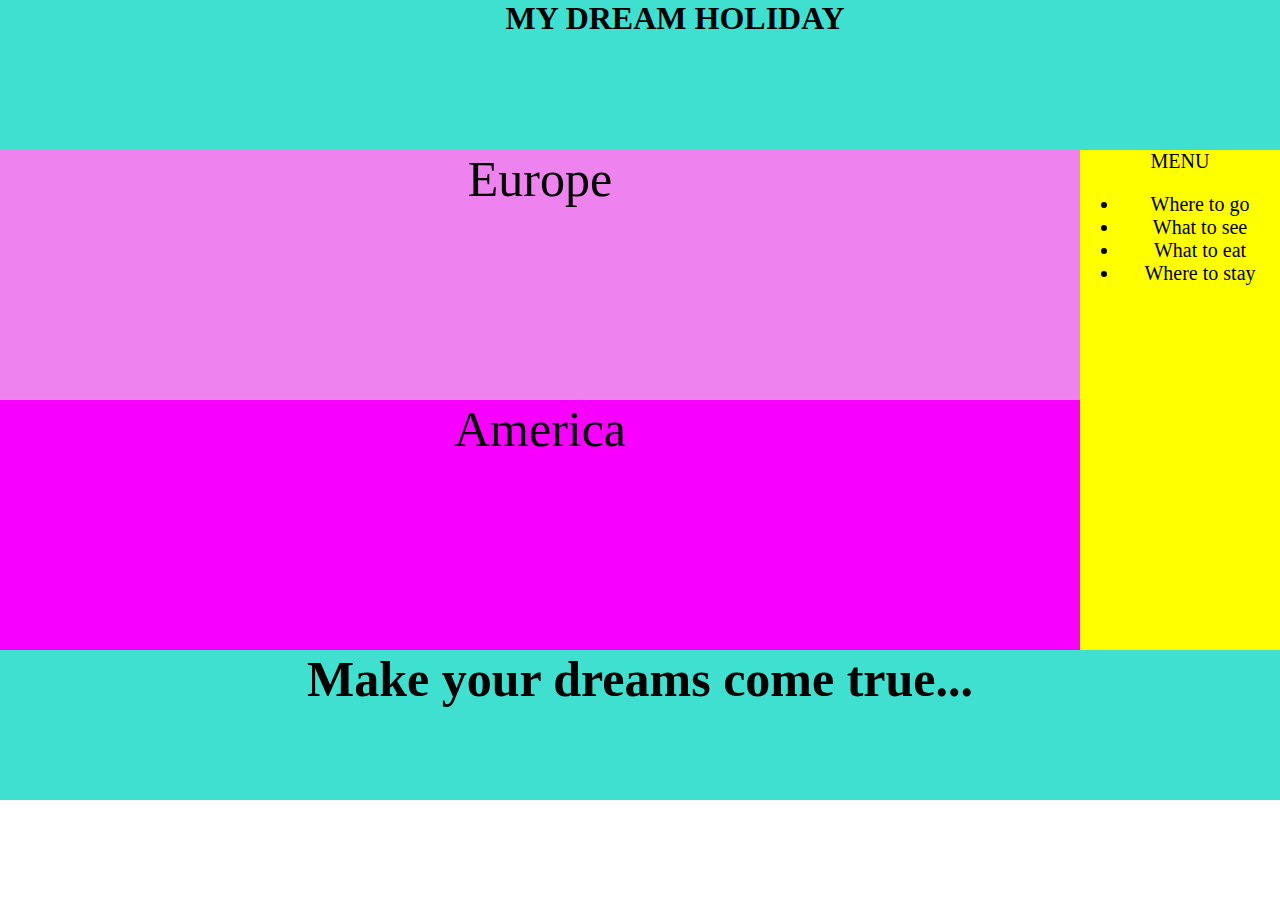
<file: Blog.html>
<!DOCTYPE html>
<html lang="en">
<head>
    <meta charset="UTF-8">
    <meta name="viewport" content="width=device-width, initial-scale=1.0">
    <title>Home</title>
    <link rel="stylesheet" href="Blog styles.css">
</head>
<body>

<h1>MY DREAM HOLIDAY</h1>


<div class="Menu">MENU

    <ul>
        <li>Where to go</li>
        <li>What to see</li> 
        <li>What to eat</li>
        <li>Where to stay</li>
    </ul>

</div>

<div class="Europe"> Europe </div>

<div class="America">  America </div>


<div class="clear"></div>

<div class="footer"> Make your dreams come true...</div>
    
</body>
</html>
</file>
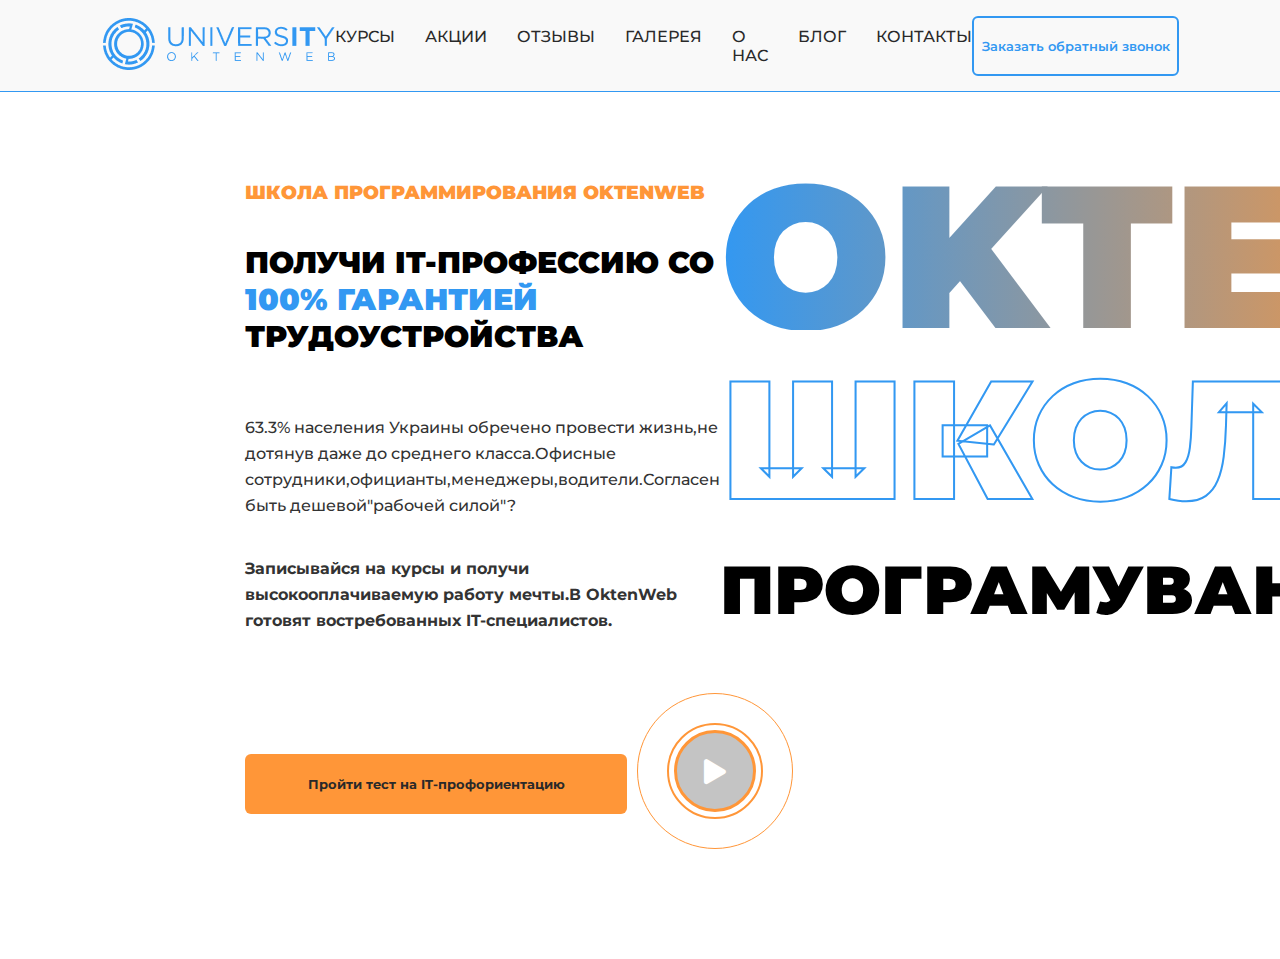
<file: Okten.html>
<!DOCTYPE html>
<html lang="en">
<head>
    <meta charset="UTF-8">
    <meta name="viewport" content="width=device-width, initial-scale=1.0">
    <title>Okten</title>
    <link href="https://use.fontawesome.com/releases/v5.0.13/css/all.css" rel="stylesheet">
    <link rel="stylesheet" href="okten-styles.css">
</head>
<body>

    <header class="header">
     <div class="wrapper">
        <div class="header_top">
            <div class="header_logo">
                <img src="Image/logo.png" alt="Logo Okten"></div>
            <nav class="header_nav">
                <div class="nav_item"><a href="#">Курсы</a></div>
                <div class="nav_item"><a href="#">Акции</a></div>
                <div class="nav_item"><a href="#">Отзывы</a></div>
                <div class="nav_item"><a href="#">Галерея</a></div>
                <div class="nav_item"><a href="#">О нас</a></div>
                <div class="nav_item"><a href="#">Блог</a></div>
                <div class="nav_item"><a href="#">Контакты</a></div> 
                
            </nav>
            <div class="header_callback">
                <button>Заказать обратный звонок</button>
            </div>
            
      </div>
        </div>


    <div class="header_main">
        <div class="header_content">
           <div class="header_sup-title">Школа программирования OktenWeb</div>
           <h1 class="header_title">Получи IT-профессию со <br> <span>100% гарантией</span> трудоустройства </h1>
           <div class="header_text">
            <p>  63.3% населения Украины обречено провести жизнь,не дотянув даже до среднего класса.Офисные сотрудники,официанты,менеджеры,водители.Согласен быть дешевой"рабочей силой"?</p>
            <p>Записывайся на курсы и получи высокооплачиваемую работу мечты.В OktenWeb готовят востребованных IT-специалистов.                                   </p> 

           </div>
           <div class="header_content_button">
           <button>Пройти тест на IT-профориентацию</button>

           <div class="play_wrap">
               <div class="play_button">
                   <div class="play">
                    <i class="fas fa-play"></i>
                   </div>
               </div>
           </div>
           </div>
           


        </div>
        <div class="header_school">
            <div class="header_school-okten">
                Okten
            </div>

            <div class="header_school2">
                Школа
            </div>

            <div class="header_school-program">
                програмування
            </div>




        </div>


    </div>





    </header>






    
</body>
</html>
</file>
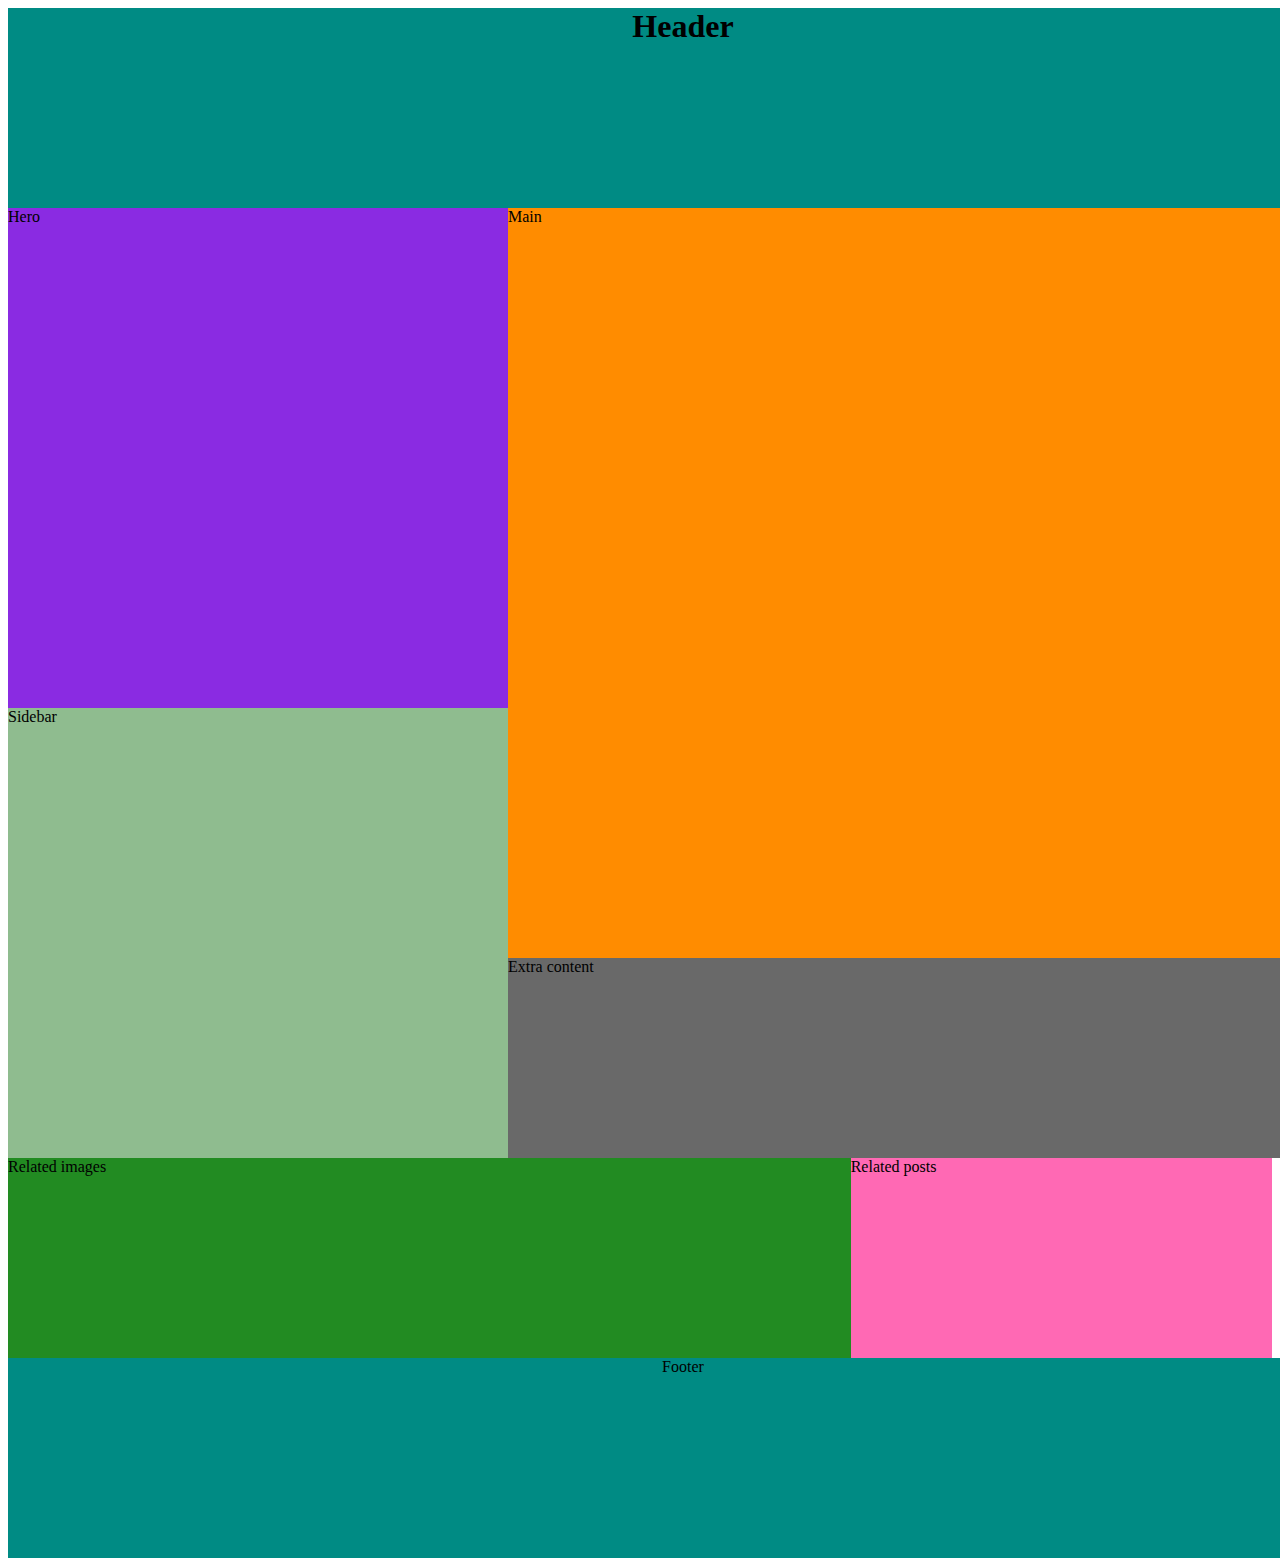
<file: Test page.html>
<!DOCTYPE html>
<html lang="en">
<head>
    <meta charset="UTF-8">
    <meta name="viewport" content="width=device-width, initial-scale=1.0">
    <title>Document</title>
    <link rel="stylesheet" href="Test styles.css">
</head>
<body>
    <h1> Header </h1>

    <div class="box-list"> 

 <div class="left">
     <div class="box-1">Hero</div>
     <div class="box-2">Sidebar</div>
 </div>

 <div class="right">

<div class="box-3">Main</div>
<div class="box-4">Extra content</div>

</div>



 </div>
 
 <div class="bottom">

    <div class="box-5">Related images</div>
    <div class="box-6">Related posts</div>

    </div>

    <div class="footer"> Footer

    </div>

    
</body>
</html>
</file>
<file: Blog styles.css>
body {
    margin: 0;
}  

h1 {
    margin: 0; 
    width: 1350px;
    height: 150px;
    background-color: turquoise;
    text-align: center;
    }  

.Menu { 
    width: 200px;
    height: 500px;
    background-color: yellow;
    text-align: center;
    float: right;
    font-size: 20px;
    font-family: Cambria, Cochin, Georgia, Times, 'Times New Roman', serif;
     }

.Europe { width: 1150px;height: 250px;background-color: violet;font-size: 50px;text-align: center;
}

.America { width: 1150px;height: 250px;background-color: rgb(247, 0, 255); font-size: 50px;text-align: center;
}

.clear{ clear: both;}

.footer { width: 1350; height: 150px; background-color: turquoise; font-weight: bold;font-size: 50px;text-align: center;
}
</file>
<file: okten-styles.css>
@import url('https://fonts.googleapis.com/css2?family=Montserrat:wght@100;200;300;400;500;600;700;800;900&display=swap');

* { margin: 0;
    padding: 0;
    box-sizing: border-box;
    font-family: 'Montserrat', sans-serif; }



.header_top {
    height: 92px;
    background-color: #f9f9f9;
    padding:0 101px;
    display: flex;
    justify-content: space-between;
    align-items: center;
    border-bottom: 1px solid #3298f2; }

.header_nav {
    display: flex;
    column-gap: 30px;
           }

    .nav_item a { font-size: 16px;
        color: #292929;
        font-weight: 500;
        text-transform: uppercase;
         text-decoration: none;
        }
    .nav_item a:hover {
        color: #3298f2;

    }

    .header_callback{
        width: 250px;
    }

    

    .header_callback button {
        width: 100%;
        border: 2px solid #3298f2;
        border-radius: 6px;
        height: 60px;
        font-weight: 600;
        color: #3298f2;
        background-color: transparent;
    }

    .header_main{
        padding: 89px 100px 145px 245px;
        

    }


    .header_content {
        width: 640px;
       
    }

    .header_sup-title {
        font-size: 19px;
        font-weight: 900;
        line-height: 23px;
        color: #ff9638;
        text-transform: uppercase;
        margin-bottom: 40px;
    }

    .header_title {
        font-size: 30px;
        font-weight: 900;
        line-height: 37px;
        text-transform: uppercase;
        margin-bottom: 60px;

    }

    .header_title span {
        color: #3298f2;

    }

    .header_text {
        font-weight: 500;
        line-height: 26px;
        color: #333333;


    }

    .header_text p:last-child {
        font-weight: bold;
        margin-top: 37px;

        
    }

    .header_content_button {
        margin-top: 120px;

    }

    .header_content_button button {
        width: 382px;
        height: 60px;
        background-color: #ff9638;
        border-radius: 6px;
        font-weight: bold;
        color: #292929;
        border: none;
    }

    .header_main { display: flex;
        justify-content: space-between;
        position: relative;

    }

    .header_school {
        width: 760px ;
    }

    .header_school-okten {
        font-size: 202px;
        font-weight: 900;
        text-transform: uppercase;
        background: linear-gradient(90deg, #3298f2, #ff9638);
        -webkit-background-clip: text;
        color: transparent;
        line-height: 149px;
        margin-bottom: 40px;
    }

    .header_school2 {
        font-size: 168px;
        font-weight: 900;
        color: #ffffff;
        -webkit-text-stroke-color: #3298f2;
        -webkit-text-stroke-width: 2px;
        text-transform: uppercase;
        line-height: 138px;
        margin-bottom: 40px; }

        .header_school-program {
            font-size: 68px;
            font-weight: 83px;
            text-transform: uppercase;
            font-weight: 900;

        }

        .play_wrap, .play_button, .play {
            border-radius: 50%;
            display: flex;
            justify-content: center;
            align-items: center;

        }

        .play_wrap {
            width: 156px;
            position: absolute;
            height: 156px;
            bottom: 0;
            border: 1px solid #ff9638;
            left: 50%;
            margin-left: -3px;
            bottom: 110px;
            
        }

        .play_button {
            width: 96px;
            height: 96px;
            border: 2px solid #ff9638;
         }

         .play {
             width: 82px;
             height: 82px;
             border: 3px solid  #ff9638;
             background-color: #c4c4c4;

        }

        .play i {
            font-size: 25px;
            color: white;

        }
</file>
<file: Test styles.css>
.body {
    margin: 0;
    padding: 0;
   }

h1 {
    width: 1350px;
    height: 200px;
    background-color: rgb(0, 139, 132);
    margin: 0;
    text-align: center;
   }

   .box-list {
       margin: 0;
       display: flex;
       
 }

 .bottom{ 
     display: flex;
     margin: 0;
 }

   .box-1 { width: 500px;
            height: 500px;
            background-color: blueviolet;  
            
          } 

   .box-2 { width: 500px;
    height: 450px;
    background-color: darkseagreen;
    
   }
   
   .box-3 { width: 850px;
    height: 750px;
    background-color: darkorange;
    
   }

   .box-4 { width: 850px;
    height: 200px;
    background-color: dimgray;

   }

   .box-5 { width: 1000px;
    height: 200px;
    background-color: forestgreen;

   }

   .box-6 { width: 500px;
    height: 200px;
    background-color: hotpink;
   }  

   .footer {width: 1350px;
    height: 200px;
    background-color: rgb(0, 139, 132);
    margin: 0;
    text-align: center;



   }
</file>
